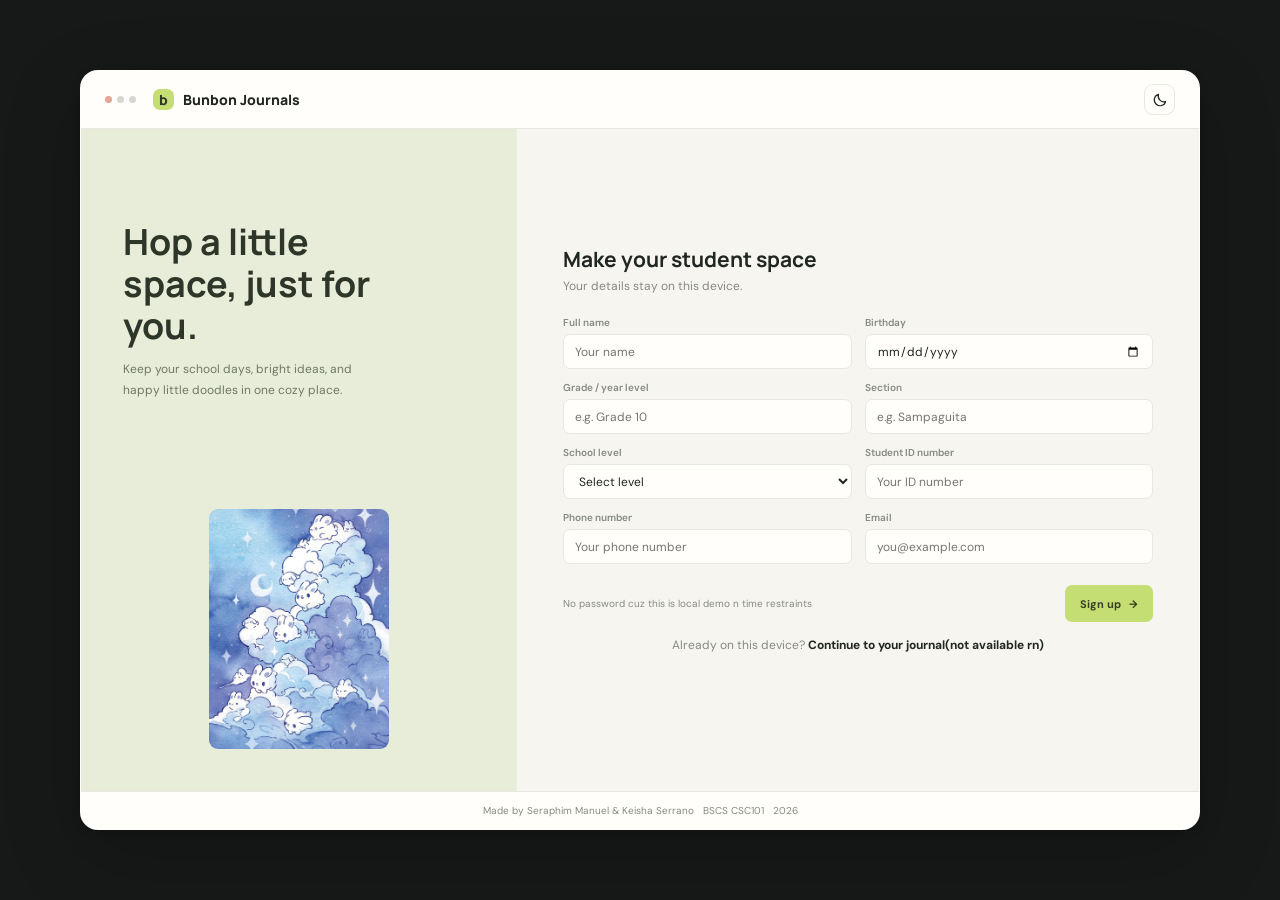
<file: index.html>
<!doctype html>
<html lang="en">
<head>
  <meta charset="utf-8">
  <meta name="viewport" content="width=device-width, initial-scale=1">
  <meta name="theme-color" content="#171918">
  <title>Bunbon Journals</title>
  <link rel="preconnect" href="https://fonts.googleapis.com">
  <link rel="preconnect" href="https://fonts.gstatic.com" crossorigin>
  <link href="https://fonts.googleapis.com/css2?family=DM+Mono:wght@400;500&family=DM+Sans:wght@400;500;600;700&family=Manrope:wght@500;600;700;800&display=swap" rel="stylesheet">
  <link rel="stylesheet" href="styles.css">
  <script src="app.js" defer></script>
</head>
<body data-page="signup">
  <main class="window">
    <header class="topbar">
      <span class="window-dots" aria-hidden="true"><i></i><i></i><i></i></span>
      <a class="brand" href="index.html"><span class="brand-mark">b</span>Bunbon Journals</a>
      <span class="topbar-spacer"></span>
      <button class="icon-button tip theme-toggle" type="button" data-theme-toggle aria-label="Switch to dark mode">
        <svg class="icon-moon" viewBox="0 0 24 24" aria-hidden="true"><path d="M20.5 14.2A8.5 8.5 0 0 1 9.8 3.5 8.7 8.7 0 1 0 20.5 14.2Z"/></svg>
        <svg class="icon-sun" viewBox="0 0 24 24" aria-hidden="true"><circle cx="12" cy="12" r="4"/><path d="M12 2v2m0 16v2M4.93 4.93l1.41 1.41m11.32 11.32 1.41 1.41M2 12h2m16 0h2M4.93 19.07l1.41-1.41M17.66 6.34l1.41-1.41"/></svg>
      </button>
    </header>
    <div class="auth-view">
      <aside class="auth-aside">
        <div class="aside-top">
          <h1>Hop a little space, just for you.</h1>
          <p>Keep your school days, bright ideas, and happy little doodles in one cozy place.</p>
        </div>
        <img class="aside-art" src="bunny.jpg" alt="Bunnies nestled in a dreamy cloudscape">
      </aside>
      <section class="auth-form-wrap">
        <h2>Make your student space</h2>
        <p>Your details stay on this device.</p>
        <form id="signup-form">
          <div class="form-grid signup-grid">
            <div class="field"><label for="student-name">Full name</label><input id="student-name" name="name" autocomplete="name" required placeholder="Your name"></div>
            <div class="field"><label for="birthday">Birthday</label><input id="birthday" name="birthday" type="date" required></div>
            <div class="field"><label for="grade">Grade / year level</label><input id="grade" name="grade" required placeholder="e.g. Grade 10"></div>
            <div class="field"><label for="section">Section</label><input id="section" name="section" required placeholder="e.g. Sampaguita"></div>
            <div class="field"><label for="school-level">School level</label><select id="school-level" name="schoolLevel" required><option value="" disabled selected>Select level</option><option>Elementary</option><option>High school</option><option>College</option></select></div>
            <div class="field"><label for="student-id">Student ID number</label><input id="student-id" name="studentId" required placeholder="Your ID number"></div>
            <div class="field"><label for="phone">Phone number</label><input id="phone" name="phone" type="tel" autocomplete="tel" required placeholder="Your phone number"></div>
            <div class="field"><label for="email">Email</label><input id="email" name="email" type="email" autocomplete="email" required placeholder="you@example.com"></div>
          </div>
          <div class="form-actions">
            <p class="hint">No password cuz this is local demo n time restraints</p>
            <button class="primary-button" type="submit">Sign up <span aria-hidden="true">→</span></button>
          </div>
        </form>
        <p class="login-link">Already on this device? <button type="button" id="continue-button">Continue to your journal(not available rn)</button></p>
      </section>
    </div>
  <footer class="app-footer">Made by Seraphim Manuel &amp; Keisha Serrano &nbsp; BSCS CSC101 &nbsp; 2026</footer>
  </main>
  <script src="app.js" defer></script>
</body>
</html>
</file>
<file: styles.css>
:root {
  color-scheme: light;
  --page: #f7f5f0;
  --paper: #fffefa;
  --ink: #202622;
  --muted: #858a81;
  --line: #e9e7df;
  --soft: #f1f0e9;
  --accent: #c5de73;
  --accent-ink: #34401f;
  --coral: #e78d77;
  --shadow: 0 24px 80px #0003, 0 2px 8px #0002;
}

* { box-sizing: border-box; }

body {
  min-width: 320px;
  min-height: 100vh;
  margin: 0;
  padding: 26px;
  display: grid;
  place-items: center;
  color: var(--ink);
  background: #171918;
  font-family: "DM Sans", sans-serif;
}

body[data-theme="dark"] {
  color-scheme: dark;
  --page: #202321;
  --paper: #292d2a;
  --ink: #f0f0e9;
  --muted: #a2a69d;
  --line: #3c413c;
  --soft: #333833;
  --accent: #b9d565;
  --accent-ink: #202819;
  --coral: #ed9a83;
  --shadow: 0 24px 80px #0008, 0 2px 8px #0005;
}

body[data-theme="rafayel"] {
  color-scheme: light;
  --page: #fff6d9;
  --paper: #fffdf6;
  --ink: #2d1d00;
  --muted: #7b5d1f;
  --line: #fcd703;
  --soft: #fff0bf;
  --accent: #fcba03;
  --accent-ink: #2a1800;
  --coral: #fc03db;
  --shadow: 0 24px 80px rgba(252, 186, 3, .18), 0 2px 8px rgba(252, 3, 219, .12);
}

body[data-theme="kaiser"] {
  color-scheme: light;
  --page: #f4efe6;
  --paper: #fffdf8;
  --ink: #30271e;
  --muted: #827464;
  --line: #e7dcc8;
  --soft: #f3e9d6;
  --accent: #d9a94b;
  --accent-ink: #3f3017;
  --coral: #bd6d56;
  --shadow: 0 24px 80px #0003, 0 2px 8px #0002;
}

button, input, select, textarea { font: inherit; }
button, a { -webkit-tap-highlight-color: transparent; }
button { color: inherit; }
a { color: inherit; text-decoration: none; }

.window {
  position: relative;
  display: flex;
  flex-direction: column;
  width: min(1120px, 100%);
  min-height: min(760px, calc(100vh - 52px));
  max-height: calc(100vh - 52px);
  overflow: hidden;
  border: 1px solid #ffffff30;
  border-radius: 18px;
  background: var(--paper);
  box-shadow: var(--shadow);
  animation: arrive .45s cubic-bezier(.2,.7,.25,1) both;
}

@keyframes arrive { from { opacity: 0; transform: translateY(10px) scale(.99); } to { opacity: 1; transform: none; } }

.topbar {
  z-index: 2;
  min-height: 58px;
  display: flex;
  align-items: center;
  gap: 14px;
  padding: 0 24px;
  border-bottom: 1px solid var(--line);
  background: var(--paper);
}

.brand { display: inline-flex; align-items: center; gap: 9px; font: 800 14px Manrope, sans-serif; letter-spacing: 0; }
.brand-mark { width: 21px; height: 21px; display: grid; place-items: center; border-radius: 7px; background: var(--accent); color: #303725; font-size: 14px; }
.window-dots { display: flex; gap: 5px; margin-right: 3px; }
.window-dots i { width: 7px; height: 7px; border-radius: 50%; background: #d8d6cf; }
.window-dots i:first-child { background: #e6a492; }
.topbar-spacer { flex: 1; }
.icon-button, .small-button {
  display: inline-grid;
  width: 31px;
  height: 31px;
  place-items: center;
  border: 1px solid var(--line);
  border-radius: 9px;
  background: var(--paper);
  cursor: pointer;
  transition: background .16s, transform .16s;
}
.icon-button:hover, .small-button:hover { background: var(--soft); transform: translateY(-1px); }
.custom-menu { position: relative; }
.custom-button { min-height: 33px; display: inline-flex; align-items: center; gap: 7px; padding: 0 10px; border: 1px solid var(--line); border-radius: 8px; background: var(--paper); color: var(--ink); cursor: pointer; font-size: 12px; list-style: none; }
.custom-button::-webkit-details-marker { display: none; }
.custom-button svg { width: 13px; height: 13px; stroke: currentColor; fill: none; stroke-width: 1.8; stroke-linecap: round; stroke-linejoin: round; }
.custom-options { position: absolute; top: calc(100% + 6px); right: 0; z-index: 6; min-width: 130px; padding: 4px; border: 1px solid var(--line); border-radius: 8px; background: var(--paper); box-shadow: var(--shadow); }
.custom-options a { display: block; padding: 8px 9px; border-radius: 5px; font-size: 12px; }
.custom-options a:hover, .custom-options a:focus-visible { background: var(--soft); }
.icon-button svg, .nav-link svg, .button-icon svg { width: 16px; height: 16px; stroke: currentColor; fill: none; stroke-width: 1.8; stroke-linecap: round; stroke-linejoin: round; }
.theme-toggle .icon-sun { display: none; }
body[data-theme="dark"] .theme-toggle .icon-moon { display: none; }
body[data-theme="dark"] .theme-toggle .icon-sun { display: block; }
.topbar .tip { position: relative; }
.topbar .tip::after { content: attr(aria-label); position: absolute; top: calc(100% + 8px); right: 0; z-index: 5; width: max-content; padding: 5px 8px; border-radius: 5px; background: var(--ink); color: var(--paper); font-size: 10px; opacity: 0; pointer-events: none; transition: opacity .16s; }
.topbar .tip:hover::after { opacity: 1; }

.view { display: flex; flex: 1; min-height: 0; background: var(--page); }
.app-footer { padding: 11px 16px; border-top: 1px solid var(--line); color: var(--muted); font-size: 10px; line-height: 1.5; text-align: center; }
.sidebar {
  width: 66px;
  flex: 0 0 66px;
  display: flex;
  flex-direction: column;
  align-items: center;
  gap: 9px;
  padding: 19px 9px 14px;
  border-right: 1px solid var(--line);
  background: var(--paper);
}
.nav-link { position: relative; width: 42px; height: 42px; display: grid; place-items: center; border-radius: 12px; color: var(--muted); transition: color .18s, background .18s, transform .18s; }
.nav-link:hover { color: var(--ink); background: var(--soft); transform: translateX(1px); }
.nav-link.active { color: var(--accent-ink); background: var(--accent); }
.nav-link[aria-label]::after { content: attr(aria-label); position: absolute; left: calc(100% + 11px); z-index: 4; width: max-content; padding: 6px 9px; border-radius: 6px; background: var(--ink); color: var(--paper); font-size: 11px; opacity: 0; pointer-events: none; transition: opacity .16s; }
.nav-link:hover::after { opacity: 1; }
.side-bottom { margin-top: auto; }

.content { flex: 1; min-width: 0; overflow: auto; padding: 30px clamp(20px, 4vw, 48px) 40px; }
.page-heading { display: flex; align-items: flex-end; justify-content: space-between; gap: 18px; margin-bottom: 26px; }
.eyebrow { margin: 0 0 7px; color: var(--muted); font: 500 10px "DM Mono", monospace; letter-spacing: 0; text-transform: uppercase; }
h1, h2, h3, p { margin-top: 0; }
h1, h2, h3 { font-family: Manrope, sans-serif; letter-spacing: 0; }
h1 { margin-bottom: 6px; font-size: clamp(23px, 3vw, 31px); line-height: 1.16; }
.subtitle { margin: 0; color: var(--muted); font-size: 13px; }
.greeting { display: inline-flex; align-items: center; gap: 8px; color: var(--muted); font-size: 12px; }
.greeting strong { color: var(--ink); font-weight: 700; }
.welcome-row { display: flex; justify-content: space-between; align-items: flex-end; gap: 16px; margin-bottom: 27px; }
.welcome-row h1 { font-size: clamp(25px, 3.6vw, 37px); }
.date-stamp { color: var(--muted); font: 11px "DM Mono", monospace; white-space: nowrap; }

.dashboard-grid { display: grid; grid-template-columns: 1.12fr .88fr; gap: 18px; }
.surface { border: 1px solid var(--line); border-radius: 10px; background: var(--paper); }
.profile-widget { display: flex; align-items: center; gap: 20px; min-height: 210px; padding: 24px; overflow: hidden; }
.profile-widget img { width: 112px; height: 132px; flex: 0 0 auto; border: 1px solid var(--line); border-radius: 9px; object-fit: cover; background: var(--soft); }
.widget-copy { min-width: 0; }
.widget-copy h2 { margin: 0 0 4px; font-size: 20px; }
.widget-copy .mini-label { margin: 0 0 14px; color: var(--muted); font-size: 12px; }
.profile-facts { display: grid; gap: 6px; margin: 0; color: var(--muted); font-size: 11px; }
.profile-facts strong { color: var(--ink); font-weight: 600; }
.widget { padding: 20px; }
.widget-head { display: flex; align-items: center; justify-content: space-between; gap: 12px; margin-bottom: 17px; }
.widget-head h2 { margin: 0; font-size: 14px; }
.text-link { color: var(--muted); font-size: 11px; }
.text-link:hover { color: var(--ink); }
.journal-preview { padding-top: 9px; border-top: 1px solid var(--line); }
.journal-preview:first-child { padding-top: 0; border: 0; }
.journal-preview h3 { margin: 0 0 4px; font-size: 12px; }
.journal-preview p { display: -webkit-box; margin: 0; overflow: hidden; color: var(--muted); font-size: 11px; line-height: 1.5; -webkit-line-clamp: 2; line-clamp: 2; -webkit-box-orient: vertical; }
.journal-preview time { display: block; margin-top: 5px; color: var(--muted); font: 9px "DM Mono", monospace; }
.empty-small { color: var(--muted); font-size: 12px; }
.quick-row { grid-column: 1 / -1; display: grid; grid-template-columns: repeat(3, 1fr); gap: 12px; }
.quick-link { display: flex; align-items: center; gap: 12px; min-height: 78px; padding: 15px; transition: transform .18s, border-color .18s; }
.quick-link:hover { transform: translateY(-2px); border-color: #aebe70; }
.quick-icon { width: 34px; height: 34px; flex: 0 0 34px; display: grid; place-items: center; border-radius: 10px; background: var(--soft); color: var(--ink); }
.quick-icon svg { width: 17px; height: 17px; stroke: currentColor; fill: none; stroke-width: 1.8; stroke-linecap: round; stroke-linejoin: round; }
.quick-link strong { display: block; font-size: 12px; }
.quick-link span { display: block; margin-top: 3px; color: var(--muted); font-size: 10px; }

.rafayel-gallery {
  margin-top: 28px;
  padding: 20px 20px 18px;
  background: linear-gradient(135deg, rgba(252, 186, 3, 0.16), rgba(252, 215, 3, 0.12), rgba(252, 3, 219, 0.08));
}
.gallery-header { margin-bottom: 16px; }
.gallery-header h2 { margin: 0; font-size: clamp(18px, 2vw, 24px); }
.gallery-grid {
  display: grid;
  grid-template-columns: repeat(auto-fit, minmax(120px, 1fr));
  gap: 12px;
}
.gallery-grid img {
  width: 100%;
  aspect-ratio: 1 / 1;
  object-fit: cover;
  border: 2px solid rgba(252, 186, 3, 0.75);
  border-radius: 12px;
  box-shadow: 0 8px 18px rgba(252, 3, 219, 0.12);
  transition: transform .18s ease, box-shadow .18s ease;
}
.gallery-grid img:hover {
  transform: translateY(-2px) scale(1.02);
  box-shadow: 0 10px 20px rgba(252, 3, 219, 0.18);
}

.form-surface { max-width: 790px; padding: clamp(19px, 3vw, 30px); }
.form-grid { display: grid; grid-template-columns: repeat(2, minmax(0, 1fr)); gap: 15px 16px; }
.field { display: flex; flex-direction: column; gap: 7px; min-width: 0; }
.field.full { grid-column: 1 / -1; }
.field label { color: var(--muted); font-size: 11px; font-weight: 600; }
.field input, .field select, .field textarea, .editor-title, .editor-body {
  width: 100%;
  min-width: 0;
  border: 1px solid var(--line);
  border-radius: 7px;
  outline: none;
  background: var(--paper);
  color: var(--ink);
  transition: border-color .15s, box-shadow .15s;
}
.field input, .field select { height: 39px; padding: 0 11px; font-size: 12px; }
.field input:focus, .field select:focus, .field textarea:focus, .editor-title:focus, .editor-body:focus { border-color: #9daf5d; box-shadow: 0 0 0 3px #b7cd6730; }
.field textarea { min-height: 72px; padding: 10px 11px; resize: vertical; font-size: 12px; }
.form-actions { display: flex; justify-content: space-between; align-items: center; gap: 14px; margin-top: 21px; }
.hint { margin: 0; color: var(--muted); font-size: 10px; }
.primary-button, .quiet-button, .danger-button {
  min-height: 37px;
  display: inline-flex;
  align-items: center;
  justify-content: center;
  gap: 8px;
  padding: 0 14px;
  border: 1px solid transparent;
  border-radius: 7px;
  font-size: 11px;
  font-weight: 700;
  cursor: pointer;
  transition: transform .16s, filter .16s;
}
.primary-button { background: var(--accent); color: var(--accent-ink); }
.quiet-button { border-color: var(--line); background: var(--paper); color: var(--ink); }
.danger-button { border-color: #e9c7bf; background: transparent; color: #b1513d; }
.primary-button:hover, .quiet-button:hover, .danger-button:hover { transform: translateY(-1px); filter: brightness(.97); }
.button-icon { width: 140px; height: 140px; display: inline-grid; place-items: center; object-fit: contain; }
.auth-view { flex: 1; display: grid; grid-template-columns: minmax(210px, .78fr) 1.22fr; min-height: 0; background: var(--page); }
.auth-aside { display: flex; flex-direction: column; justify-content: space-between; padding: clamp(22px, 4vw, 42px); background: #e8edda; color: #2d3628; }
body[data-theme="dark"] .auth-aside { background: #35402b; color: #e5edcf; }
.aside-top { max-width: 250px; }
.aside-top h1 { margin: 50px 0 13px; font-size: clamp(25px, 3.1vw, 36px); }
.aside-top p { max-width: 240px; color: #6f7863; font-size: 12px; line-height: 1.7; }
body[data-theme="dark"] .aside-top p { color: #b4c09f; }
.aside-art { width: min(180px, 72%); height: 240px; align-self: center; margin: 0 auto; border-radius: 9px; object-fit: cover; }
.auth-form-wrap { display: flex; flex-direction: column; justify-content: center; overflow: auto; padding: clamp(22px, 4vw, 46px); }
.auth-form-wrap h2 { margin: 0 0 5px; font-size: 21px; }
.auth-form-wrap > p { margin-bottom: 22px; color: var(--muted); font-size: 12px; }
.signup-grid { gap: 12px 13px; }
.signup-grid .field { gap: 5px; }
.signup-grid .field input, .signup-grid .field select { height: 35px; }
.signup-grid .field label { font-size: 10px; }
.signup-grid .form-actions { margin-top: 16px; }
.login-link { margin: 15px 0 0; text-align: center; color: var(--muted); font-size: 10px; }
.login-link button { padding: 0; border: 0; background: none; color: var(--ink); font-weight: 700; cursor: pointer; }

.journal-layout { display: grid; grid-template-columns: minmax(200px, .72fr) 1.28fr; gap: 16px; min-height: 430px; }
.library, .editor { min-width: 0; padding: 17px; }
.library-head { display: flex; justify-content: space-between; align-items: center; gap: 10px; margin-bottom: 12px; }
.library-head h2 { margin: 0; font-size: 13px; }
.library-list { display: grid; gap: 8px; max-height: 415px; overflow: auto; }
.passage { width: 100%; padding: 12px; border: 1px solid var(--line); border-radius: 7px; background: var(--paper); color: inherit; text-align: left; cursor: pointer; transition: border .15s, background .15s; }
.passage:hover, .passage.selected { border-color: #b2c86a; background: var(--page); }
.passage strong { display: block; overflow: hidden; font-size: 11px; text-overflow: ellipsis; white-space: nowrap; }
.passage time { display: block; margin: 5px 0; color: var(--muted); font: 9px "DM Mono", monospace; }
.passage p { display: -webkit-box; margin: 0; overflow: hidden; color: var(--muted); font-size: 10px; line-height: 1.5; -webkit-line-clamp: 2; line-clamp: 2; -webkit-box-orient: vertical; }
.editor { display: flex; flex-direction: column; }
.editor-top { display: flex; justify-content: space-between; align-items: center; gap: 12px; padding-bottom: 10px; border-bottom: 1px solid var(--line); }
.editor-status { color: var(--muted); font: 9px "DM Mono", monospace; }
.editor-title { height: 44px; margin-top: 14px; padding: 0 12px; border-color: transparent; font: 700 17px Manrope, sans-serif; }
.editor-body { flex: 1; min-height: 230px; margin-top: 8px; padding: 12px; border-color: transparent; resize: none; font-size: 12px; line-height: 1.75; }
.editor-footer { display: flex; justify-content: space-between; align-items: center; gap: 12px; margin-top: 12px; }
.entry-count { color: var(--muted); font: 9px "DM Mono", monospace; }
.empty-state { padding: 22px 10px; color: var(--muted); font-size: 11px; line-height: 1.6; text-align: center; }

.canvas-tools { display: flex; flex-wrap: wrap; align-items: center; gap: 8px; }
.tool-button { min-width: 34px; height: 33px; display: inline-grid; place-items: center; padding: 0 9px; border: 1px solid var(--line); border-radius: 7px; background: var(--paper); cursor: pointer; }
.tool-button.active { border-color: #9cae61; background: var(--accent); color: var(--accent-ink); }
.tool-button svg { width: 15px; height: 15px; stroke: currentColor; fill: none; stroke-width: 1.8; stroke-linecap: round; stroke-linejoin: round; }
.tool-separator { width: 1px; height: 22px; margin: 0 3px; background: var(--line); }
.color-picker { width: 28px; height: 28px; padding: 2px; border: 1px solid var(--line); border-radius: 7px; background: var(--paper); cursor: pointer; }
.range-label { display: inline-flex; align-items: center; gap: 7px; color: var(--muted); font-size: 10px; }
.range-label input { width: 82px; accent-color: #85994d; }
.canvas-wrap { position: relative; height: min(48vh, 430px); min-height: 280px; margin-top: 14px; overflow: hidden; border: 1px solid var(--line); border-radius: 8px; background: var(--paper); }
#drawing-board { position: absolute; inset: 0; display: block; width: 100%; height: 100%; touch-action: none; cursor: crosshair; }
.canvas-note { margin: 9px 0 0; color: var(--muted); font-size: 10px; }
.profile-layout { display: grid; grid-template-columns: 210px minmax(0, 1fr); gap: 16px; max-width: 810px; }
.portrait-panel { display: flex; flex-direction: column; align-items: center; padding: 22px; text-align: center; }
.portrait-panel img { width: 150px; height: 178px; margin-bottom: 14px; border: 1px solid var(--line); border-radius: 9px; object-fit: cover; background: var(--soft); }
.portrait-panel strong { font: 700 14px Manrope, sans-serif; }
.portrait-panel span { margin-top: 4px; color: var(--muted); font-size: 10px; }
.profile-details { padding: 22px; }
.profile-details h2 { margin: 0 0 16px; font-size: 14px; }
.details-list { display: grid; grid-template-columns: repeat(2, minmax(0, 1fr)); gap: 14px; margin: 0; }
.details-list div { min-width: 0; padding-bottom: 10px; border-bottom: 1px solid var(--line); }
.details-list dt { margin-bottom: 4px; color: var(--muted); font-size: 10px; }
.details-list dd { overflow-wrap: anywhere; margin: 0; font-size: 12px; font-weight: 600; }
.profile-actions { display: flex; justify-content: space-between; align-items: center; gap: 12px; margin-top: 19px; }
.signup-gate { max-width: 450px; margin: auto; padding: 32px; text-align: center; }
.signup-gate h2 { margin-bottom: 6px; font-size: 19px; }
.signup-gate p { color: var(--muted); font-size: 12px; line-height: 1.6; }

@media (max-width: 720px) {
  body { padding: 10px; }
  .window { min-height: calc(100vh - 20px); max-height: calc(100vh - 20px); border-radius: 13px; }
  .topbar { min-height: 51px; padding: 0 14px; }
  .content { padding: 23px 17px 30px; }
  .dashboard-grid { grid-template-columns: 1fr; }
  .quick-row { grid-column: auto; }
  .profile-widget { min-height: 180px; padding: 18px; }
  .profile-widget img { width: 94px; height: 118px; }
  .journal-layout { grid-template-columns: 1fr; }
  .library-list { grid-template-columns: repeat(2, minmax(0, 1fr)); max-height: 180px; }
  .canvas-wrap { height: 330px; min-height: 280px; }
  .profile-layout { grid-template-columns: 1fr; }
  .portrait-panel { flex-direction: row; justify-content: flex-start; gap: 14px; text-align: left; }
  .portrait-panel img { width: 66px; height: 75px; margin: 0; }
  .portrait-meta { display: grid; }
  .auth-view { grid-template-columns: 1fr; overflow: auto; }
  .auth-aside { min-height: 145px; flex-direction: row; align-items: center; padding: 19px 22px; }
  .aside-top h1 { margin: 0 0 6px; font-size: 24px; }
  .aside-top p { margin: 0; font-size: 10px; }
  .aside-art { width: 102px; height: 108px; margin: 0 0 0 10px; }
  .auth-form-wrap { overflow: visible; padding: 22px; }
  .auth-form-wrap > p { margin-bottom: 14px; }
  .form-grid.signup-grid { gap: 10px; }
}

@media (max-width: 440px) {
  .window-dots { display: none; }
  .sidebar { width: 51px; flex-basis: 51px; gap: 7px; padding-inline: 5px; }
  .nav-link { width: 38px; height: 38px; }
  .welcome-row { align-items: flex-start; flex-direction: column; }
  .quick-row { grid-template-columns: 1fr; }
  .form-grid { grid-template-columns: 1fr; }
  .field.full { grid-column: auto; }
  .signup-grid .field.full { grid-column: auto; }
  .details-list { grid-template-columns: 1fr 1fr; gap: 11px; }
  .form-actions { align-items: flex-start; flex-direction: column; }
  .form-actions .primary-button { width: 100%; }
  .canvas-tools { gap: 6px; }
  .range-label input { width: 54px; }
}
</file>
